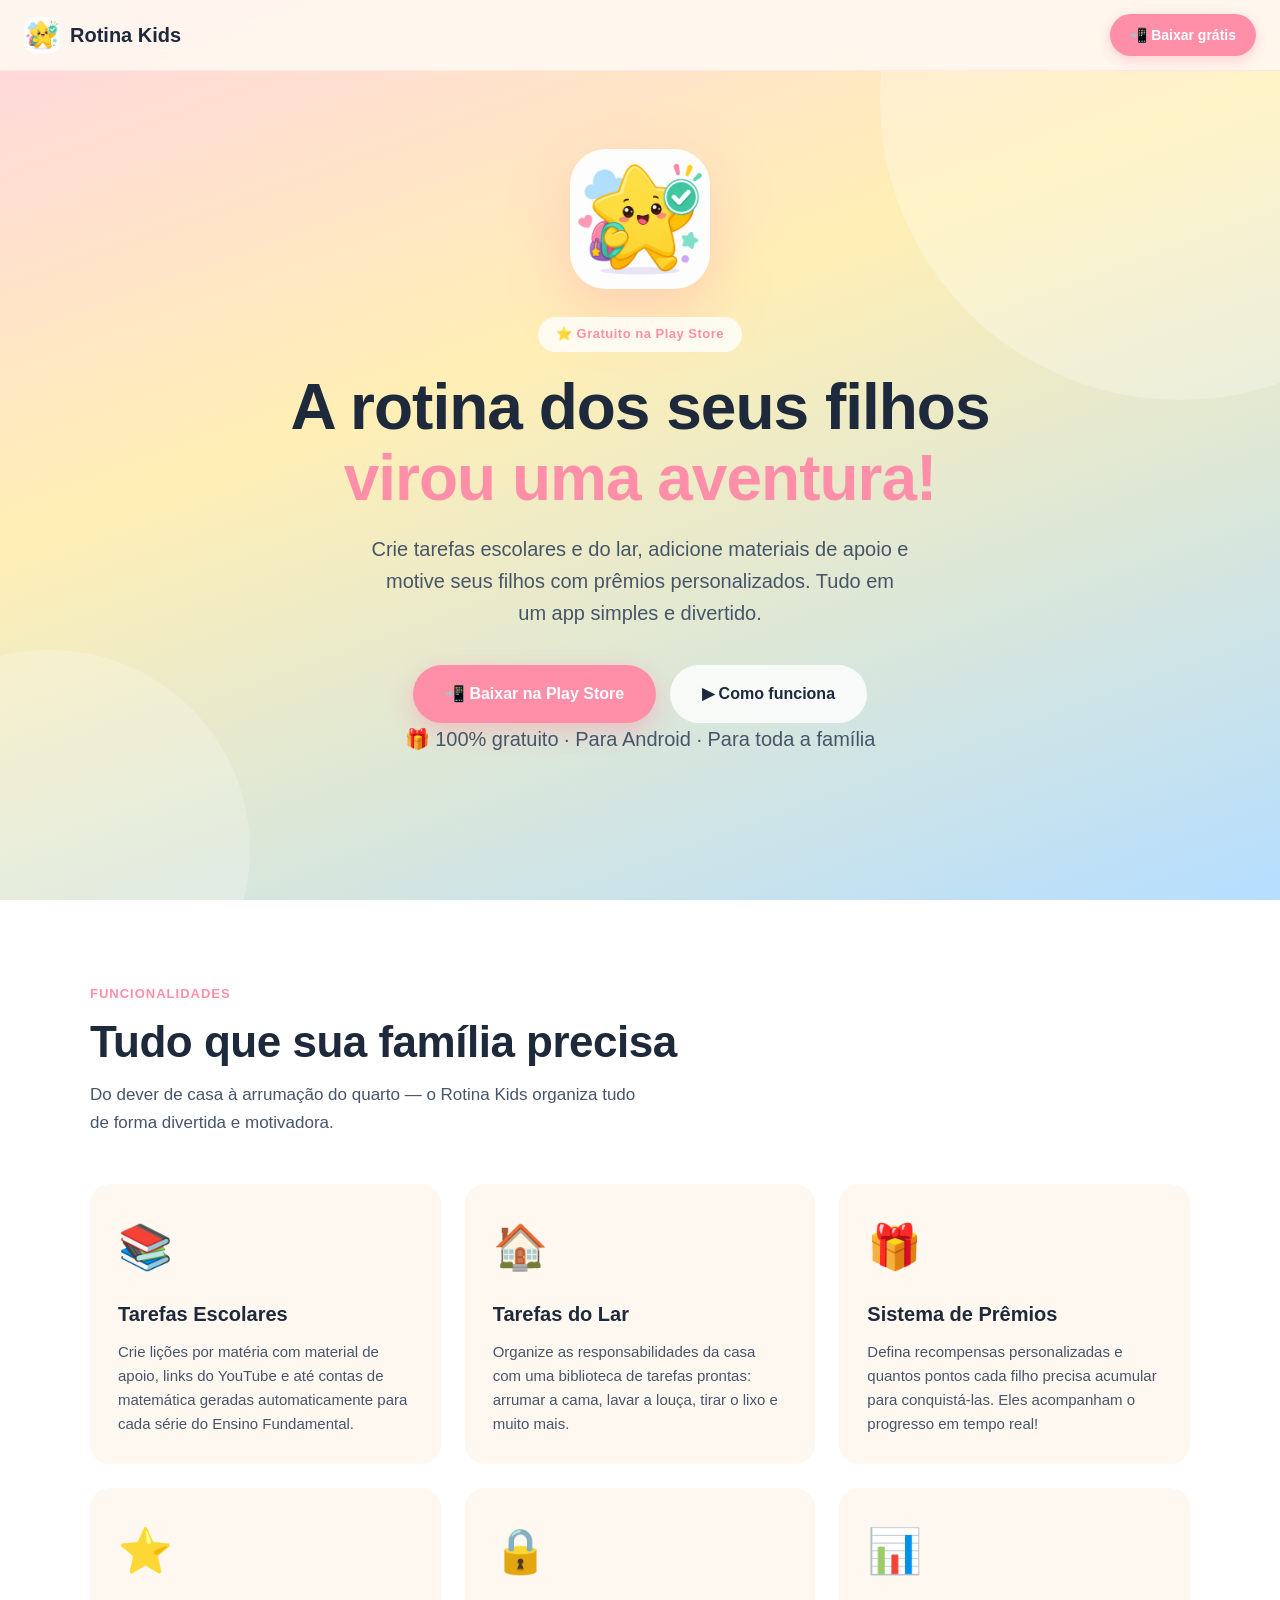
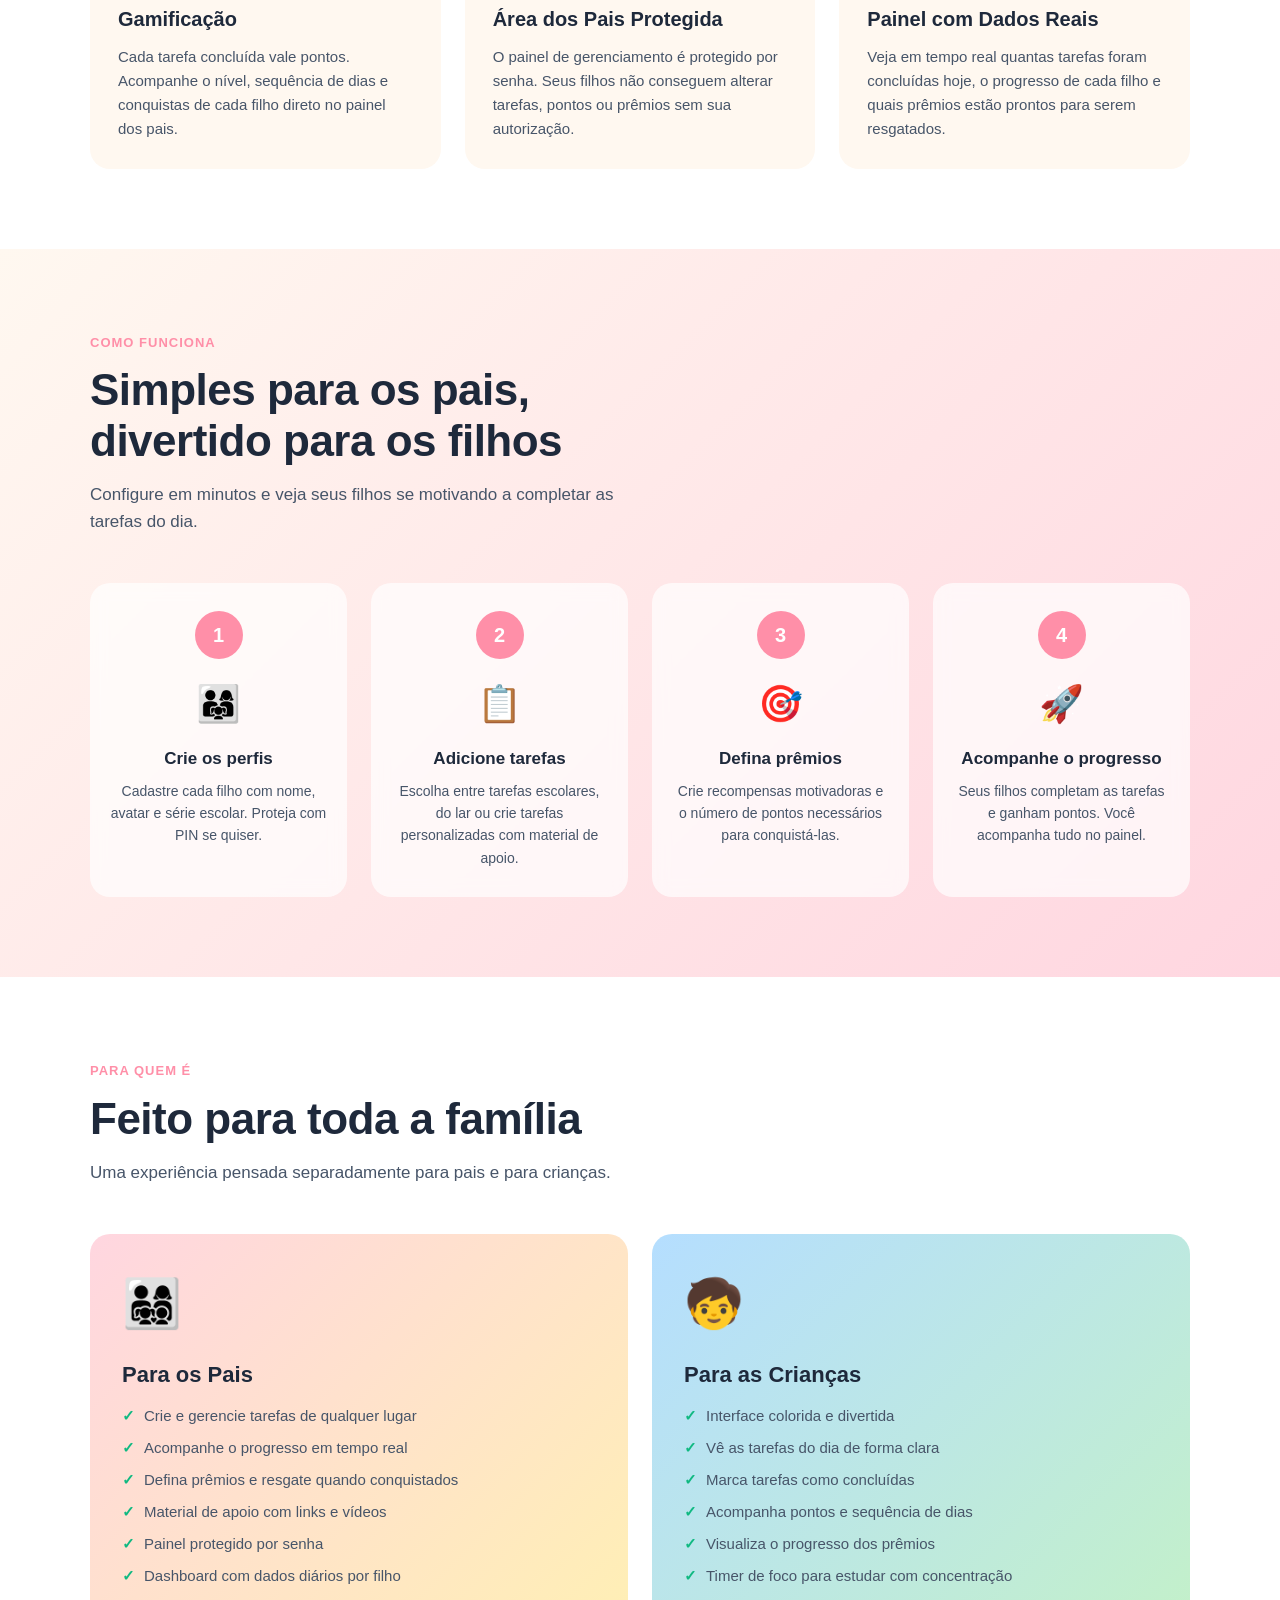
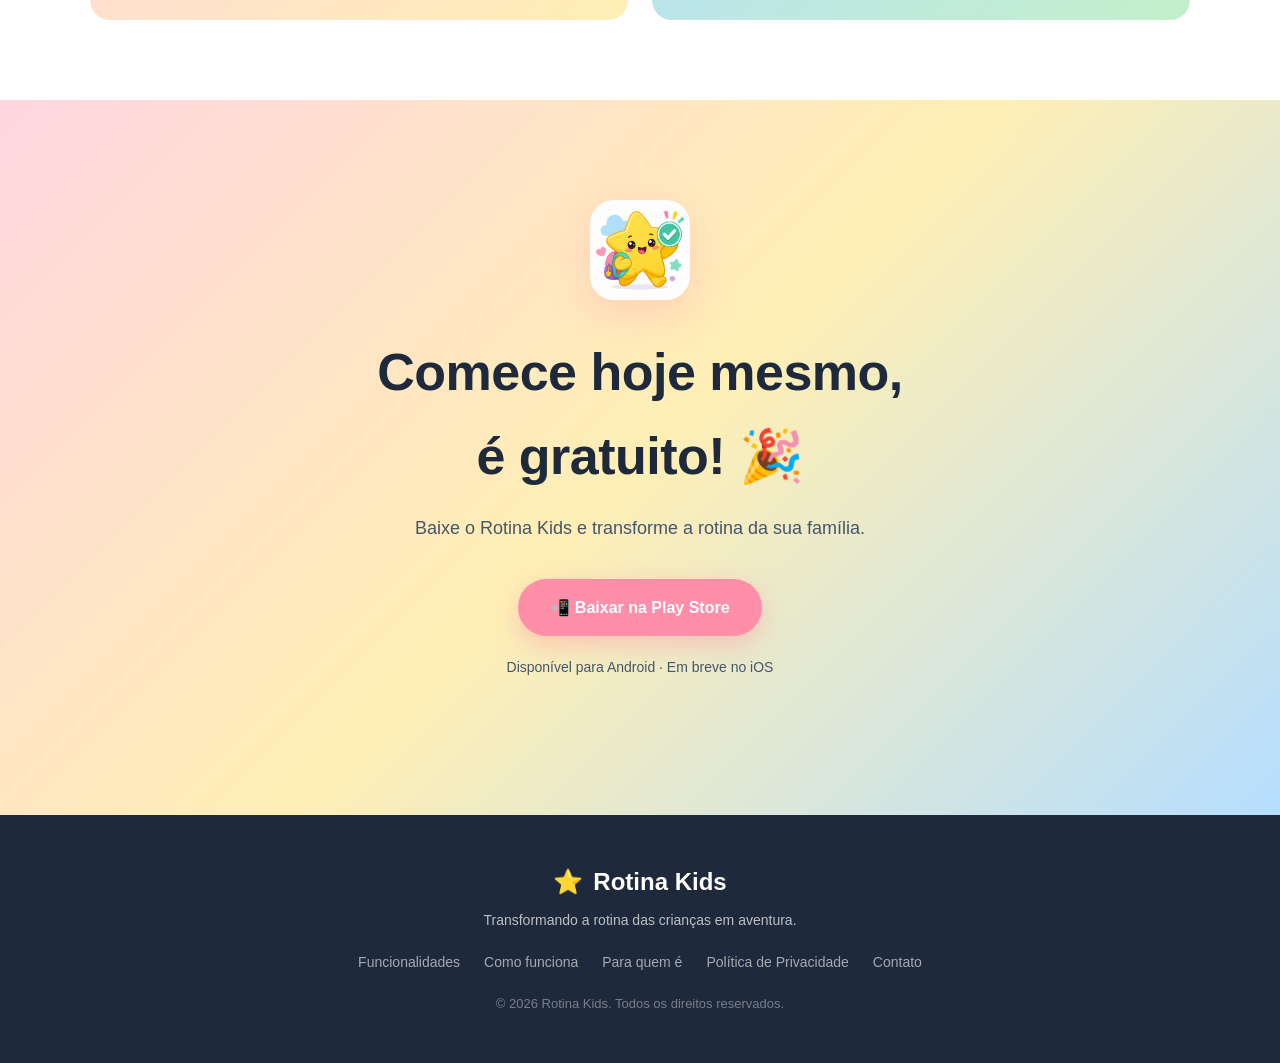
<file: index.html>
<!DOCTYPE html>
<html lang="pt-BR">
<head>
  <meta charset="UTF-8" />
  <meta name="viewport" content="width=device-width, initial-scale=1.0" />
  <meta name="description" content="Rotina Kids — O app que transforma a rotina das crianças em uma aventura! Tarefas escolares, lições do lar e prêmios para motivar seus filhos." />
  <meta property="og:title" content="Rotina Kids — Rotina divertida para crianças" />
  <meta property="og:description" content="Organize a rotina dos seus filhos de forma gamificada. Tarefas, prêmios e muito aprendizado!" />
  <meta property="og:image" content="./icon.png" />
  <title>Rotina Kids — Rotina divertida para crianças</title>
  <link rel="stylesheet" href="style.css" />
  <link rel="icon" href="./icon.png" />
</head>
<body>

<!-- NAVBAR -->
<nav>
  <a href="#" class="nav-logo">
    <img src="./icon.png" alt="Rotina Kids" />
    <span>Rotina Kids</span>
  </a>
  <a href="#download" class="nav-cta">📲 Baixar grátis</a>
</nav>

<!-- HERO -->
<section class="hero">
  <div class="hero-inner">
    <img src="./icon.png" alt="Rotina Kids" class="hero-icon" />
    <div class="hero-badge">⭐ Gratuito na Play Store</div>
    <h1>A rotina dos seus filhos<br/><span>virou uma aventura!</span></h1>
    <p>
      Crie tarefas escolares e do lar, adicione materiais de apoio e motive seus filhos
      com prêmios personalizados. Tudo em um app simples e divertido.
    </p>
    <div class="hero-btns">
      <a href="#download" class="btn-primary">
        📲 Baixar na Play Store
      </a>
      <a href="#como-funciona" class="btn-secondary">
        ▶ Como funciona
      </a>
    </div>
    <p class="hero-note">🎁 100% gratuito · Para Android · Para toda a família</p>
  </div>
</section>

<!-- FEATURES -->
<section class="features" id="funcionalidades">
  <div class="container">
    <span class="section-tag">Funcionalidades</span>
    <h2 class="section-title">Tudo que sua família precisa</h2>
    <p class="section-desc">
      Do dever de casa à arrumação do quarto — o Rotina Kids organiza tudo de forma divertida e motivadora.
    </p>
    <div class="features-grid">

      <div class="feature-card">
        <span class="feature-icon">📚</span>
        <h3>Tarefas Escolares</h3>
        <p>
          Crie lições por matéria com material de apoio, links do YouTube e até contas de
          matemática geradas automaticamente para cada série do Ensino Fundamental.
        </p>
      </div>

      <div class="feature-card">
        <span class="feature-icon">🏠</span>
        <h3>Tarefas do Lar</h3>
        <p>
          Organize as responsabilidades da casa com uma biblioteca de tarefas prontas:
          arrumar a cama, lavar a louça, tirar o lixo e muito mais.
        </p>
      </div>

      <div class="feature-card">
        <span class="feature-icon">🎁</span>
        <h3>Sistema de Prêmios</h3>
        <p>
          Defina recompensas personalizadas e quantos pontos cada filho precisa acumular
          para conquistá-las. Eles acompanham o progresso em tempo real!
        </p>
      </div>

      <div class="feature-card">
        <span class="feature-icon">⭐</span>
        <h3>Gamificação</h3>
        <p>
          Cada tarefa concluída vale pontos. Acompanhe o nível, sequência de dias e
          conquistas de cada filho direto no painel dos pais.
        </p>
      </div>

      <div class="feature-card">
        <span class="feature-icon">🔒</span>
        <h3>Área dos Pais Protegida</h3>
        <p>
          O painel de gerenciamento é protegido por senha. Seus filhos não conseguem
          alterar tarefas, pontos ou prêmios sem sua autorização.
        </p>
      </div>

      <div class="feature-card">
        <span class="feature-icon">📊</span>
        <h3>Painel com Dados Reais</h3>
        <p>
          Veja em tempo real quantas tarefas foram concluídas hoje, o progresso de cada
          filho e quais prêmios estão prontos para serem resgatados.
        </p>
      </div>

    </div>
  </div>
</section>

<!-- HOW IT WORKS -->
<section class="how" id="como-funciona">
  <div class="container">
    <span class="section-tag">Como funciona</span>
    <h2 class="section-title">Simples para os pais,<br/>divertido para os filhos</h2>
    <p class="section-desc">
      Configure em minutos e veja seus filhos se motivando a completar as tarefas do dia.
    </p>
    <div class="steps">

      <div class="step">
        <div class="step-num">1</div>
        <span class="step-icon">👨‍👩‍👧</span>
        <h3>Crie os perfis</h3>
        <p>Cadastre cada filho com nome, avatar e série escolar. Proteja com PIN se quiser.</p>
      </div>

      <div class="step">
        <div class="step-num">2</div>
        <span class="step-icon">📋</span>
        <h3>Adicione tarefas</h3>
        <p>Escolha entre tarefas escolares, do lar ou crie tarefas personalizadas com material de apoio.</p>
      </div>

      <div class="step">
        <div class="step-num">3</div>
        <span class="step-icon">🎯</span>
        <h3>Defina prêmios</h3>
        <p>Crie recompensas motivadoras e o número de pontos necessários para conquistá-las.</p>
      </div>

      <div class="step">
        <div class="step-num">4</div>
        <span class="step-icon">🚀</span>
        <h3>Acompanhe o progresso</h3>
        <p>Seus filhos completam as tarefas e ganham pontos. Você acompanha tudo no painel.</p>
      </div>

    </div>
  </div>
</section>

<!-- FOR WHO -->
<section class="for-who" id="para-quem">
  <div class="container">
    <span class="section-tag">Para quem é</span>
    <h2 class="section-title">Feito para toda a família</h2>
    <p class="section-desc">
      Uma experiência pensada separadamente para pais e para crianças.
    </p>
    <div class="for-who-grid">

      <div class="for-who-card parents">
        <span style="font-size:48px">👨‍👩‍👧‍👦</span>
        <h3>Para os Pais</h3>
        <ul>
          <li>Crie e gerencie tarefas de qualquer lugar</li>
          <li>Acompanhe o progresso em tempo real</li>
          <li>Defina prêmios e resgate quando conquistados</li>
          <li>Material de apoio com links e vídeos</li>
          <li>Painel protegido por senha</li>
          <li>Dashboard com dados diários por filho</li>
        </ul>
      </div>

      <div class="for-who-card kids">
        <span style="font-size:48px">🧒</span>
        <h3>Para as Crianças</h3>
        <ul>
          <li>Interface colorida e divertida</li>
          <li>Vê as tarefas do dia de forma clara</li>
          <li>Marca tarefas como concluídas</li>
          <li>Acompanha pontos e sequência de dias</li>
          <li>Visualiza o progresso dos prêmios</li>
          <li>Timer de foco para estudar com concentração</li>
        </ul>
      </div>

    </div>
  </div>
</section>

<!-- CTA DOWNLOAD -->
<section class="cta-section" id="download">
  <div class="container">
    <img src="./icon.png" alt="Rotina Kids" style="width:100px;height:100px;border-radius:24px;margin-bottom:24px;box-shadow:0 12px 40px rgba(255,143,168,0.3)" />
    <h2>Comece hoje mesmo,<br/>é gratuito! 🎉</h2>
    <p>Baixe o Rotina Kids e transforme a rotina da sua família.</p>
    <a href="#" class="btn-primary" style="display:inline-flex">
      📲 Baixar na Play Store
    </a>
    <p style="margin-top:20px;font-size:14px;color:#475569">
      Disponível para Android · Em breve no iOS
    </p>
  </div>
</section>

<!-- FOOTER -->
<footer>
  <div class="footer-logo">
    <span>⭐</span> Rotina Kids
  </div>
  <p style="font-size:14px;margin-top:4px">Transformando a rotina das crianças em aventura.</p>
  <div class="footer-links">
    <a href="#funcionalidades">Funcionalidades</a>
    <a href="#como-funciona">Como funciona</a>
    <a href="#para-quem">Para quem é</a>
    <a href="privacy-policy.html">Política de Privacidade</a>
    <a href="mailto:contato@approtinakids.com.br">Contato</a>
  </div>
  <p class="footer-copy">© 2026 Rotina Kids. Todos os direitos reservados.</p>
</footer>

</body>
</html>
</file>
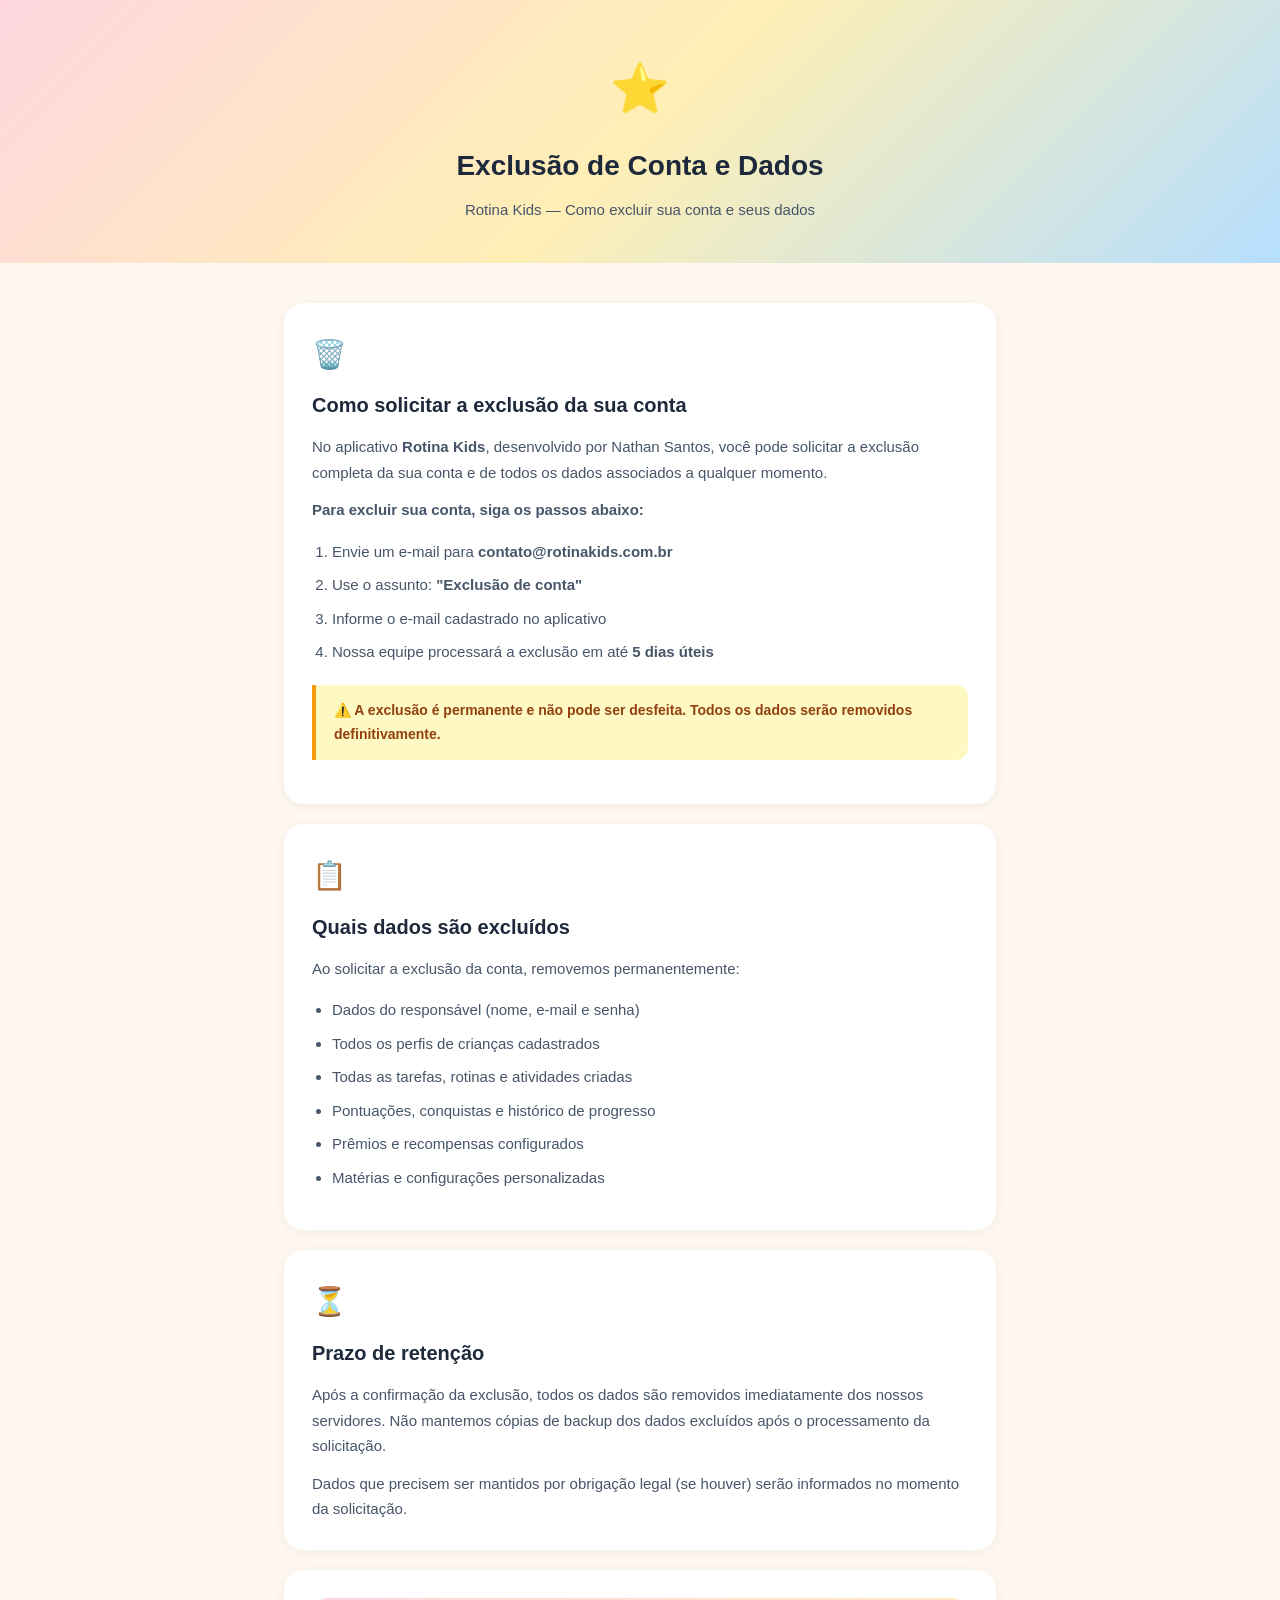
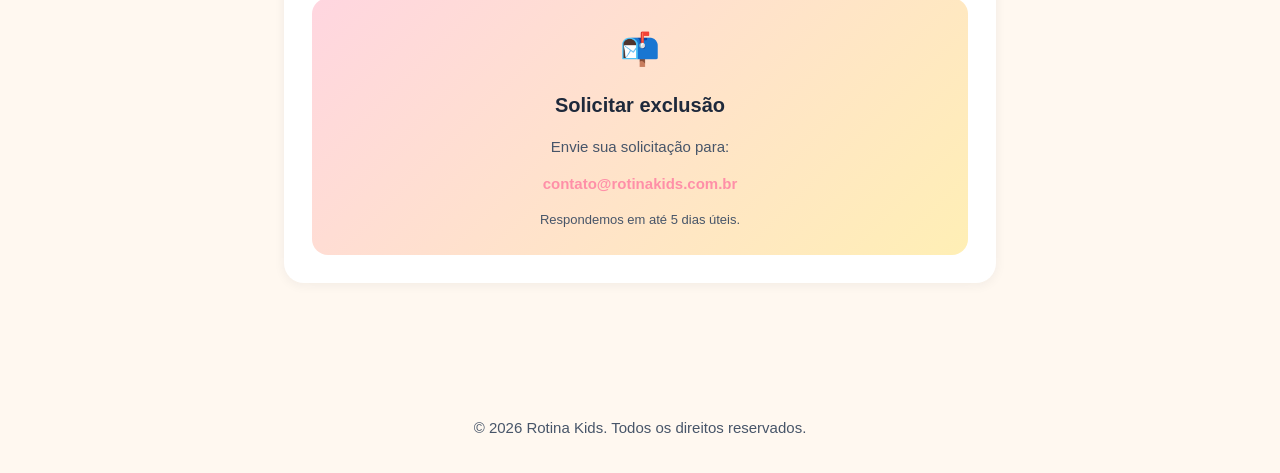
<file: exclusao-conta.html>
<!DOCTYPE html>
<html lang="pt-BR">
<head>
  <meta charset="UTF-8" />
  <meta name="viewport" content="width=device-width, initial-scale=1.0" />
  <title>Exclusão de Conta — Rotina Kids</title>
  <style>
    * { margin: 0; padding: 0; box-sizing: border-box; }
    body {
      font-family: -apple-system, BlinkMacSystemFont, 'Segoe UI', Roboto, sans-serif;
      background: #FFF8F0; color: #1E293B; line-height: 1.7;
    }
    header {
      background: linear-gradient(135deg, #FFD6E0, #FFEFB5, #B5DEFF);
      padding: 48px 24px 40px; text-align: center;
    }
    header .logo { font-size: 48px; margin-bottom: 12px; }
    header h1 { font-size: 28px; font-weight: 900; color: #1E293B; }
    header p { font-size: 15px; color: #475569; margin-top: 8px; }
    main { max-width: 760px; margin: 0 auto; padding: 40px 24px 80px; }
    section {
      background: #fff; border-radius: 20px; padding: 28px;
      margin-bottom: 20px; box-shadow: 0 2px 12px rgba(30,41,59,0.06);
    }
    .section-icon { font-size: 28px; margin-bottom: 10px; display: block; }
    h2 { font-size: 20px; font-weight: 800; color: #1E293B; margin-bottom: 12px; }
    p { font-size: 15px; color: #475569; margin-bottom: 12px; }
    p:last-child { margin-bottom: 0; }
    ol, ul { margin: 8px 0 8px 20px; }
    ol li, ul li { font-size: 15px; color: #475569; padding: 4px 0; }
    .highlight {
      background: #FEF9C3; border-left: 4px solid #F59E0B;
      padding: 14px 18px; border-radius: 0 12px 12px 0; margin: 16px 0;
      font-size: 14px; color: #92400E; font-weight: 600;
    }
    .contact-box {
      background: linear-gradient(135deg, #FFD6E0, #FFEFB5);
      border-radius: 16px; padding: 24px; text-align: center;
    }
    .contact-box a { color: #FF8FA8; font-weight: 700; text-decoration: none; }
    footer { text-align: center; padding: 32px 24px; font-size: 13px; color: #94A3B8; }
  </style>
</head>
<body>

<header>
  <div class="logo">⭐</div>
  <h1>Exclusão de Conta e Dados</h1>
  <p>Rotina Kids — Como excluir sua conta e seus dados</p>
</header>

<main>
  <section>
    <span class="section-icon">🗑️</span>
    <h2>Como solicitar a exclusão da sua conta</h2>
    <p>
      No aplicativo <strong>Rotina Kids</strong>, desenvolvido por Nathan Santos, você pode
      solicitar a exclusão completa da sua conta e de todos os dados associados a qualquer momento.
    </p>
    <p><strong>Para excluir sua conta, siga os passos abaixo:</strong></p>
    <ol>
      <li>Envie um e-mail para <strong>contato@rotinakids.com.br</strong></li>
      <li>Use o assunto: <strong>"Exclusão de conta"</strong></li>
      <li>Informe o e-mail cadastrado no aplicativo</li>
      <li>Nossa equipe processará a exclusão em até <strong>5 dias úteis</strong></li>
    </ol>
    <div class="highlight">
      ⚠️ A exclusão é permanente e não pode ser desfeita. Todos os dados serão removidos definitivamente.
    </div>
  </section>

  <section>
    <span class="section-icon">📋</span>
    <h2>Quais dados são excluídos</h2>
    <p>Ao solicitar a exclusão da conta, removemos permanentemente:</p>
    <ul>
      <li>Dados do responsável (nome, e-mail e senha)</li>
      <li>Todos os perfis de crianças cadastrados</li>
      <li>Todas as tarefas, rotinas e atividades criadas</li>
      <li>Pontuações, conquistas e histórico de progresso</li>
      <li>Prêmios e recompensas configurados</li>
      <li>Matérias e configurações personalizadas</li>
    </ul>
  </section>

  <section>
    <span class="section-icon">⏳</span>
    <h2>Prazo de retenção</h2>
    <p>
      Após a confirmação da exclusão, todos os dados são removidos imediatamente dos nossos
      servidores. Não mantemos cópias de backup dos dados excluídos após o processamento da solicitação.
    </p>
    <p>
      Dados que precisem ser mantidos por obrigação legal (se houver) serão informados no momento
      da solicitação.
    </p>
  </section>

  <section>
    <div class="contact-box">
      <span style="font-size:32px">📬</span>
      <h2 style="margin-top:12px">Solicitar exclusão</h2>
      <p style="margin-top:8px">Envie sua solicitação para:</p>
      <p style="margin-top:8px">
        <a href="mailto:contato@rotinakids.com.br?subject=Exclusão%20de%20conta">contato@rotinakids.com.br</a>
      </p>
      <p style="margin-top:4px; font-size:13px; color:#475569">Respondemos em até 5 dias úteis.</p>
    </div>
  </section>
</main>

<footer>
  <p>© 2026 Rotina Kids. Todos os direitos reservados.</p>
</footer>

</body>
</html>
</file>
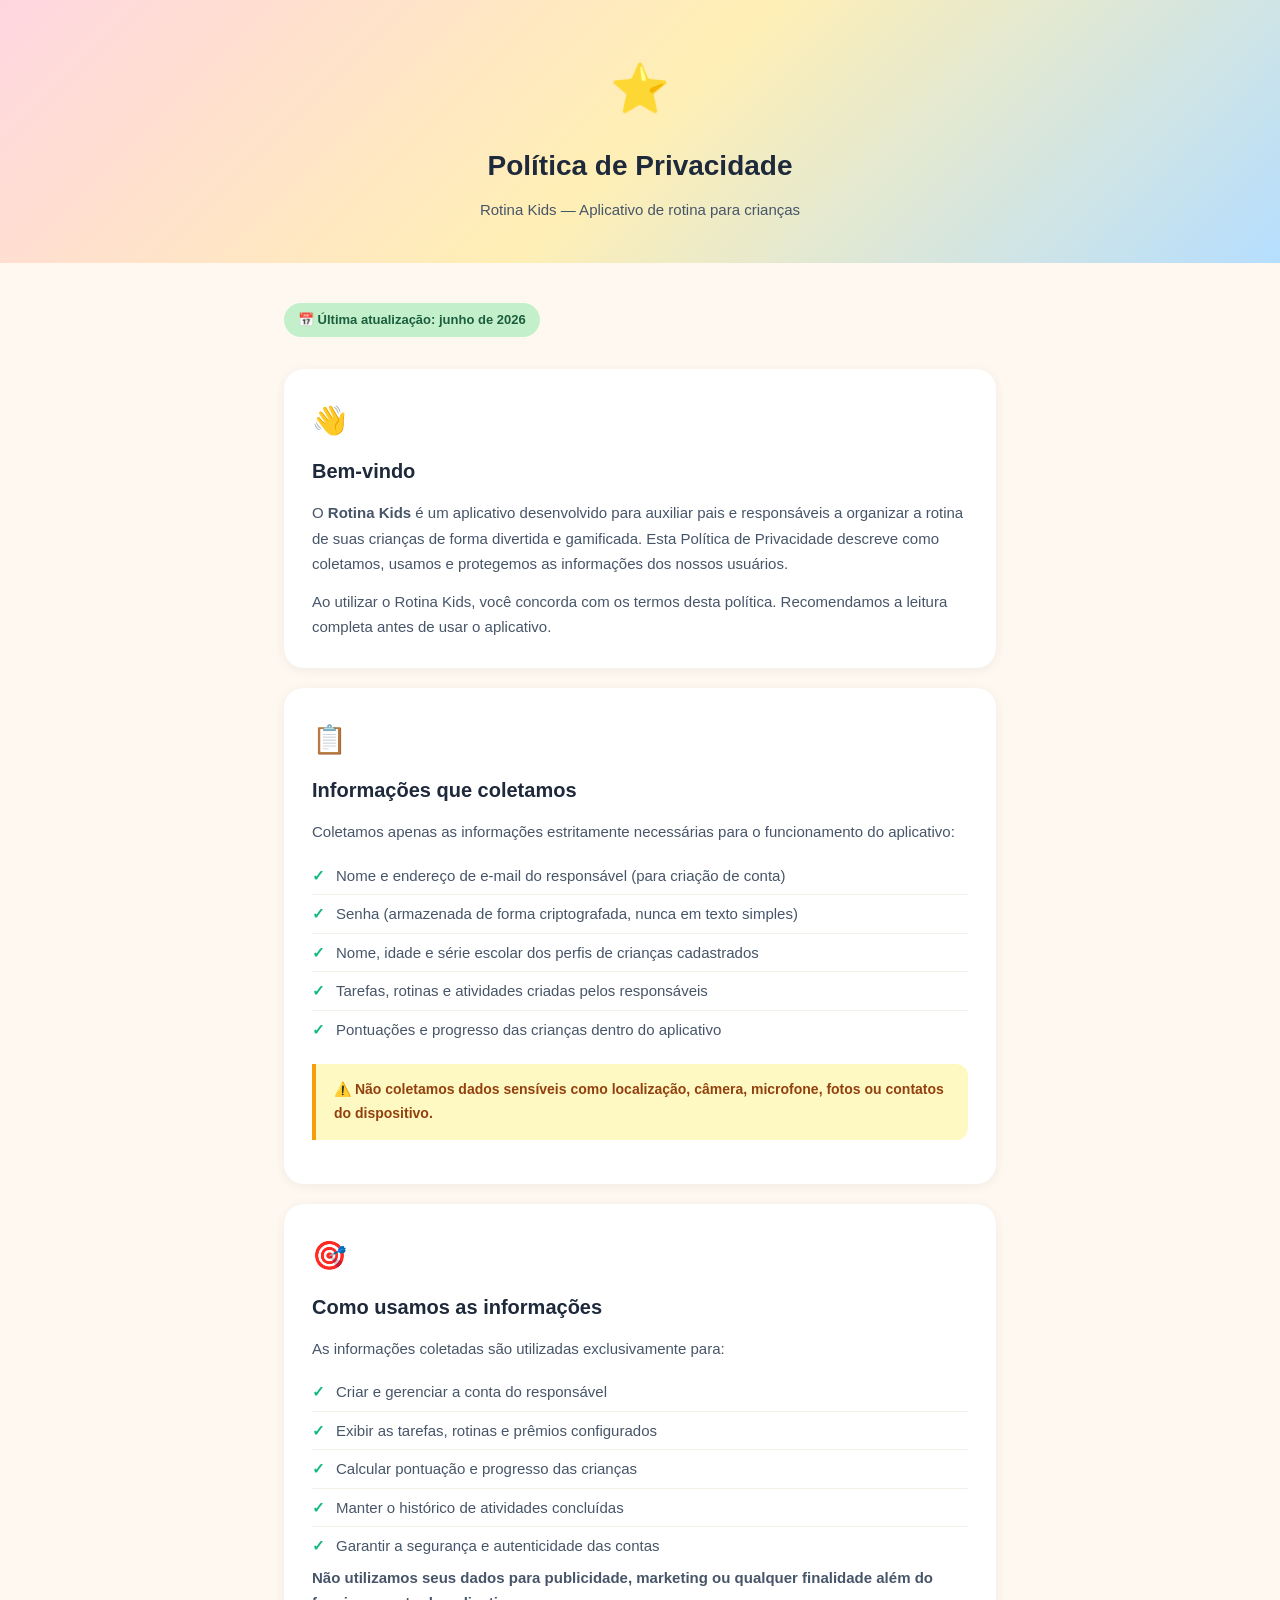
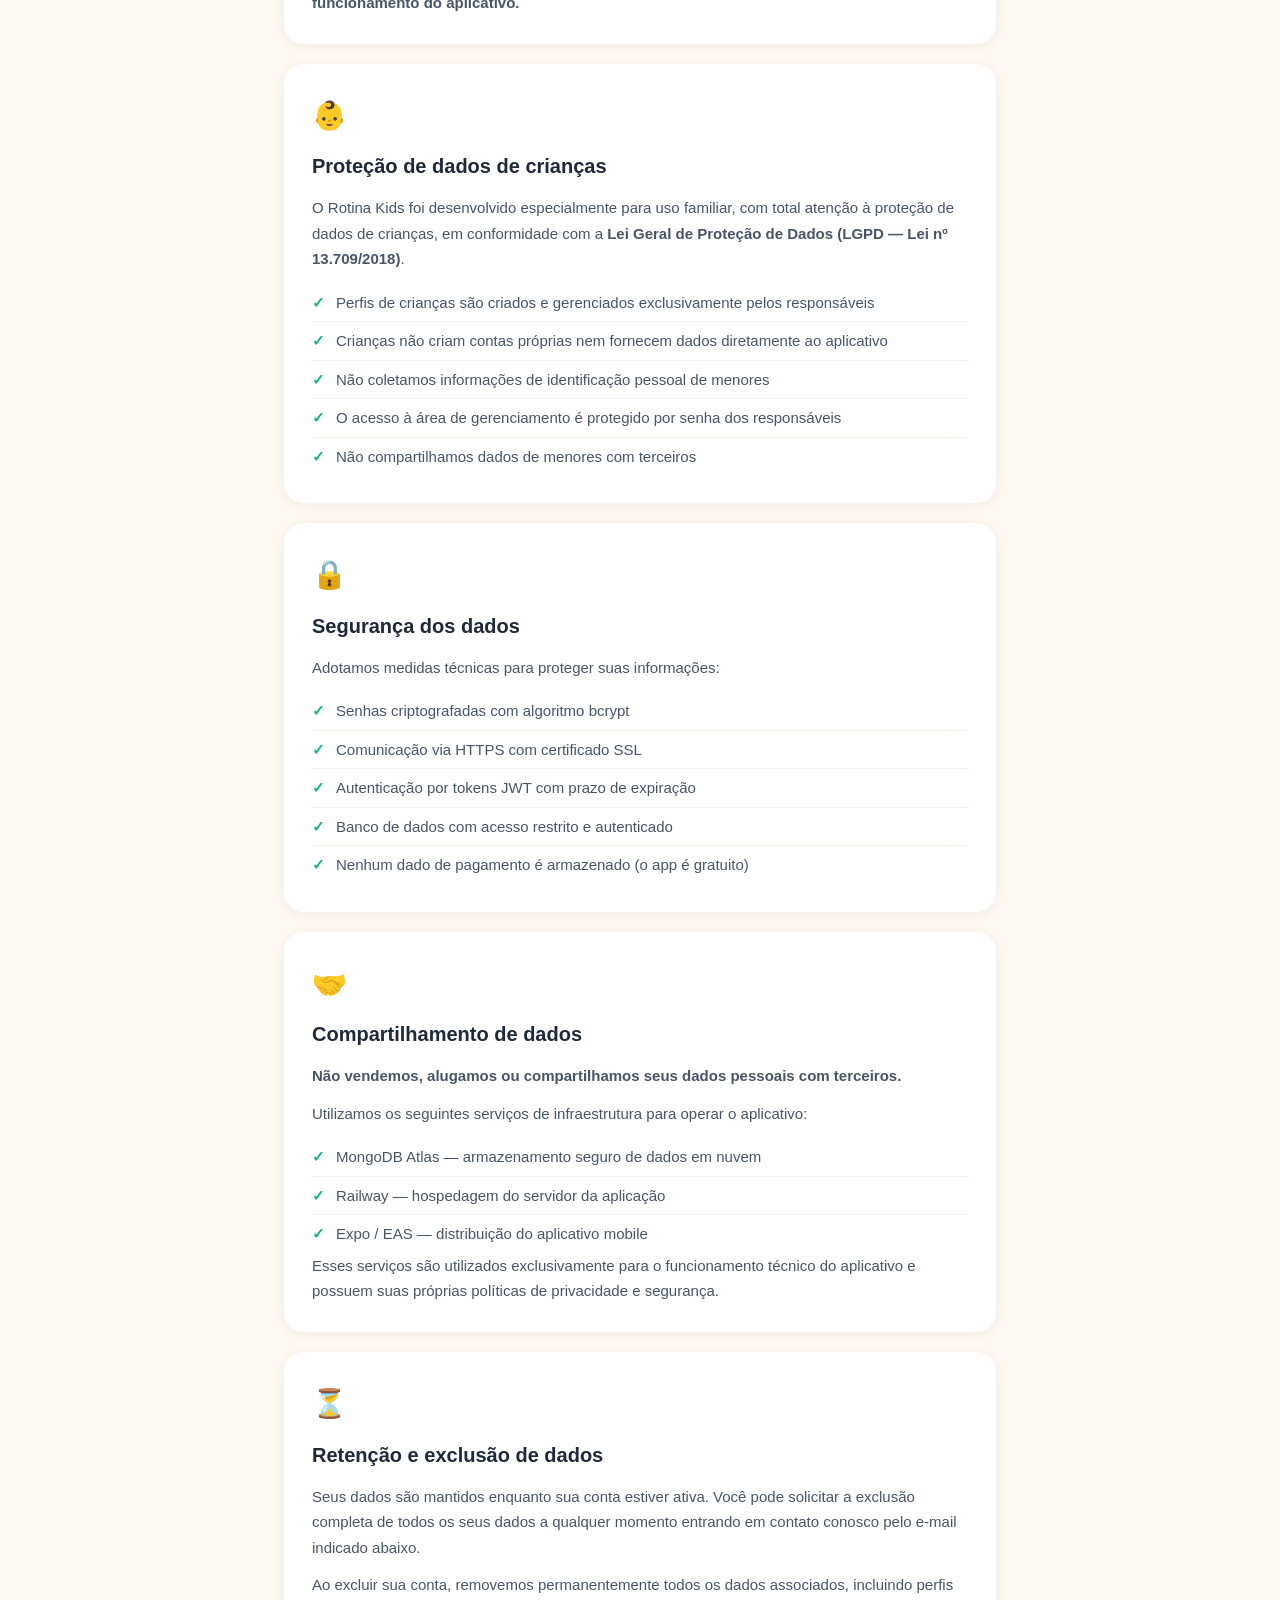
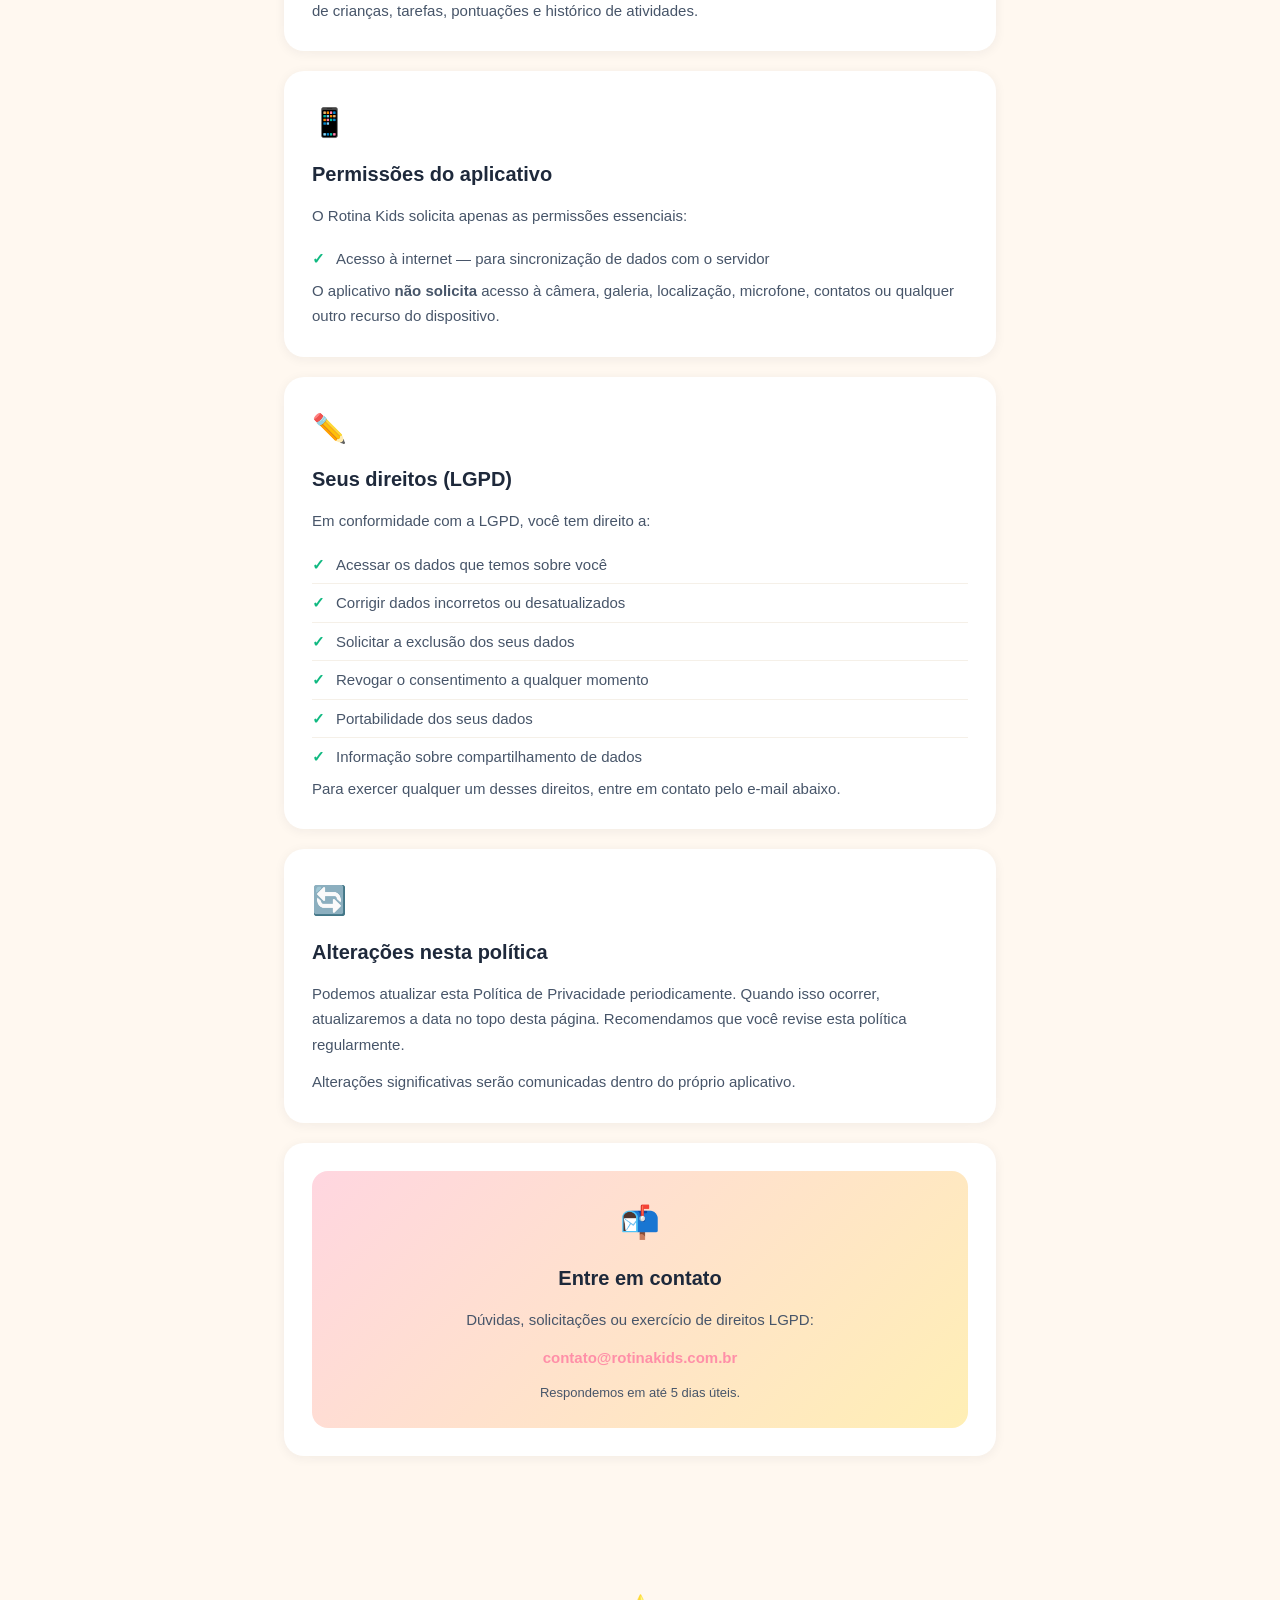
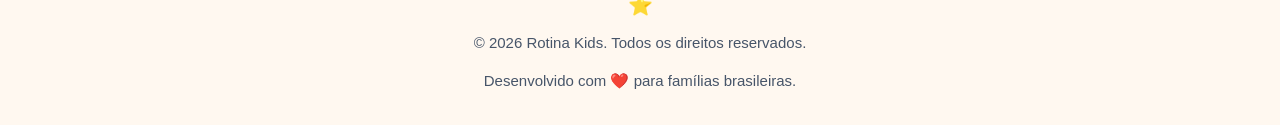
<file: privacy-policy.html>
<!DOCTYPE html>
<html lang="pt-BR">
<head>
  <meta charset="UTF-8" />
  <meta name="viewport" content="width=device-width, initial-scale=1.0" />
  <title>Política de Privacidade — Rotina Kids</title>
  <style>
    * { margin: 0; padding: 0; box-sizing: border-box; }

    body {
      font-family: -apple-system, BlinkMacSystemFont, 'Segoe UI', Roboto, sans-serif;
      background: #FFF8F0;
      color: #1E293B;
      line-height: 1.7;
    }

    header {
      background: linear-gradient(135deg, #FFD6E0, #FFEFB5, #B5DEFF);
      padding: 48px 24px 40px;
      text-align: center;
    }

    header .logo {
      font-size: 48px;
      margin-bottom: 12px;
    }

    header h1 {
      font-size: 28px;
      font-weight: 900;
      color: #1E293B;
    }

    header p {
      font-size: 15px;
      color: #475569;
      margin-top: 8px;
    }

    main {
      max-width: 760px;
      margin: 0 auto;
      padding: 40px 24px 80px;
    }

    .update-badge {
      display: inline-block;
      background: #C3F0CA;
      color: #1B5E3F;
      font-size: 13px;
      font-weight: 700;
      padding: 6px 14px;
      border-radius: 999px;
      margin-bottom: 32px;
    }

    section {
      background: #fff;
      border-radius: 20px;
      padding: 28px;
      margin-bottom: 20px;
      box-shadow: 0 2px 12px rgba(30,41,59,0.06);
    }

    .section-icon {
      font-size: 28px;
      margin-bottom: 10px;
      display: block;
    }

    h2 {
      font-size: 20px;
      font-weight: 800;
      color: #1E293B;
      margin-bottom: 12px;
    }

    p {
      font-size: 15px;
      color: #475569;
      margin-bottom: 12px;
    }

    p:last-child { margin-bottom: 0; }

    ul {
      list-style: none;
      padding: 0;
      margin-top: 8px;
    }

    ul li {
      font-size: 15px;
      color: #475569;
      padding: 6px 0 6px 24px;
      position: relative;
      border-bottom: 1px solid #F5F0E8;
    }

    ul li:last-child { border-bottom: none; }

    ul li::before {
      content: "✓";
      position: absolute;
      left: 0;
      color: #10B981;
      font-weight: 800;
    }

    .highlight {
      background: #FEF9C3;
      border-left: 4px solid #F59E0B;
      padding: 14px 18px;
      border-radius: 0 12px 12px 0;
      margin: 16px 0;
      font-size: 14px;
      color: #92400E;
      font-weight: 600;
    }

    .contact-box {
      background: linear-gradient(135deg, #FFD6E0, #FFEFB5);
      border-radius: 16px;
      padding: 24px;
      text-align: center;
    }

    .contact-box a {
      color: #FF8FA8;
      font-weight: 700;
      text-decoration: none;
    }

    footer {
      text-align: center;
      padding: 32px 24px;
      font-size: 13px;
      color: #94A3B8;
    }

    footer span { font-size: 20px; }
  </style>
</head>
<body>

<header>
  <div class="logo">⭐</div>
  <h1>Política de Privacidade</h1>
  <p>Rotina Kids — Aplicativo de rotina para crianças</p>
</header>

<main>
  <span class="update-badge">📅 Última atualização: junho de 2026</span>

  <section>
    <span class="section-icon">👋</span>
    <h2>Bem-vindo</h2>
    <p>
      O <strong>Rotina Kids</strong> é um aplicativo desenvolvido para auxiliar pais e responsáveis a
      organizar a rotina de suas crianças de forma divertida e gamificada. Esta Política de Privacidade
      descreve como coletamos, usamos e protegemos as informações dos nossos usuários.
    </p>
    <p>
      Ao utilizar o Rotina Kids, você concorda com os termos desta política. Recomendamos a leitura
      completa antes de usar o aplicativo.
    </p>
  </section>

  <section>
    <span class="section-icon">📋</span>
    <h2>Informações que coletamos</h2>
    <p>Coletamos apenas as informações estritamente necessárias para o funcionamento do aplicativo:</p>
    <ul>
      <li>Nome e endereço de e-mail do responsável (para criação de conta)</li>
      <li>Senha (armazenada de forma criptografada, nunca em texto simples)</li>
      <li>Nome, idade e série escolar dos perfis de crianças cadastrados</li>
      <li>Tarefas, rotinas e atividades criadas pelos responsáveis</li>
      <li>Pontuações e progresso das crianças dentro do aplicativo</li>
    </ul>
    <div class="highlight">
      ⚠️ Não coletamos dados sensíveis como localização, câmera, microfone, fotos ou contatos do dispositivo.
    </div>
  </section>

  <section>
    <span class="section-icon">🎯</span>
    <h2>Como usamos as informações</h2>
    <p>As informações coletadas são utilizadas exclusivamente para:</p>
    <ul>
      <li>Criar e gerenciar a conta do responsável</li>
      <li>Exibir as tarefas, rotinas e prêmios configurados</li>
      <li>Calcular pontuação e progresso das crianças</li>
      <li>Manter o histórico de atividades concluídas</li>
      <li>Garantir a segurança e autenticidade das contas</li>
    </ul>
    <p>
      <strong>Não utilizamos seus dados para publicidade, marketing ou qualquer finalidade além
      do funcionamento do aplicativo.</strong>
    </p>
  </section>

  <section>
    <span class="section-icon">👶</span>
    <h2>Proteção de dados de crianças</h2>
    <p>
      O Rotina Kids foi desenvolvido especialmente para uso familiar, com total atenção à proteção
      de dados de crianças, em conformidade com a
      <strong>Lei Geral de Proteção de Dados (LGPD — Lei nº 13.709/2018)</strong>.
    </p>
    <ul>
      <li>Perfis de crianças são criados e gerenciados exclusivamente pelos responsáveis</li>
      <li>Crianças não criam contas próprias nem fornecem dados diretamente ao aplicativo</li>
      <li>Não coletamos informações de identificação pessoal de menores</li>
      <li>O acesso à área de gerenciamento é protegido por senha dos responsáveis</li>
      <li>Não compartilhamos dados de menores com terceiros</li>
    </ul>
  </section>

  <section>
    <span class="section-icon">🔒</span>
    <h2>Segurança dos dados</h2>
    <p>Adotamos medidas técnicas para proteger suas informações:</p>
    <ul>
      <li>Senhas criptografadas com algoritmo bcrypt</li>
      <li>Comunicação via HTTPS com certificado SSL</li>
      <li>Autenticação por tokens JWT com prazo de expiração</li>
      <li>Banco de dados com acesso restrito e autenticado</li>
      <li>Nenhum dado de pagamento é armazenado (o app é gratuito)</li>
    </ul>
  </section>

  <section>
    <span class="section-icon">🤝</span>
    <h2>Compartilhamento de dados</h2>
    <p>
      <strong>Não vendemos, alugamos ou compartilhamos seus dados pessoais com terceiros.</strong>
    </p>
    <p>Utilizamos os seguintes serviços de infraestrutura para operar o aplicativo:</p>
    <ul>
      <li>MongoDB Atlas — armazenamento seguro de dados em nuvem</li>
      <li>Railway — hospedagem do servidor da aplicação</li>
      <li>Expo / EAS — distribuição do aplicativo mobile</li>
    </ul>
    <p>
      Esses serviços são utilizados exclusivamente para o funcionamento técnico do aplicativo
      e possuem suas próprias políticas de privacidade e segurança.
    </p>
  </section>

  <section>
    <span class="section-icon">⏳</span>
    <h2>Retenção e exclusão de dados</h2>
    <p>
      Seus dados são mantidos enquanto sua conta estiver ativa. Você pode solicitar a exclusão
      completa de todos os seus dados a qualquer momento entrando em contato conosco pelo e-mail
      indicado abaixo.
    </p>
    <p>
      Ao excluir sua conta, removemos permanentemente todos os dados associados, incluindo
      perfis de crianças, tarefas, pontuações e histórico de atividades.
    </p>
  </section>

  <section>
    <span class="section-icon">📱</span>
    <h2>Permissões do aplicativo</h2>
    <p>O Rotina Kids solicita apenas as permissões essenciais:</p>
    <ul>
      <li>Acesso à internet — para sincronização de dados com o servidor</li>
    </ul>
    <p>
      O aplicativo <strong>não solicita</strong> acesso à câmera, galeria, localização,
      microfone, contatos ou qualquer outro recurso do dispositivo.
    </p>
  </section>

  <section>
    <span class="section-icon">✏️</span>
    <h2>Seus direitos (LGPD)</h2>
    <p>Em conformidade com a LGPD, você tem direito a:</p>
    <ul>
      <li>Acessar os dados que temos sobre você</li>
      <li>Corrigir dados incorretos ou desatualizados</li>
      <li>Solicitar a exclusão dos seus dados</li>
      <li>Revogar o consentimento a qualquer momento</li>
      <li>Portabilidade dos seus dados</li>
      <li>Informação sobre compartilhamento de dados</li>
    </ul>
    <p>Para exercer qualquer um desses direitos, entre em contato pelo e-mail abaixo.</p>
  </section>

  <section>
    <span class="section-icon">🔄</span>
    <h2>Alterações nesta política</h2>
    <p>
      Podemos atualizar esta Política de Privacidade periodicamente. Quando isso ocorrer,
      atualizaremos a data no topo desta página. Recomendamos que você revise esta política
      regularmente.
    </p>
    <p>
      Alterações significativas serão comunicadas dentro do próprio aplicativo.
    </p>
  </section>

  <section>
    <div class="contact-box">
      <span style="font-size:32px">📬</span>
      <h2 style="margin-top:12px">Entre em contato</h2>
      <p style="margin-top:8px">
        Dúvidas, solicitações ou exercício de direitos LGPD:
      </p>
      <p style="margin-top:8px">
        <a href="mailto:contato@rotinakids.com.br">contato@rotinakids.com.br</a>
      </p>
      <p style="margin-top:4px; font-size:13px; color:#475569">
        Respondemos em até 5 dias úteis.
      </p>
    </div>
  </section>

</main>

<footer>
  <span>⭐</span>
  <p style="margin-top:8px">© 2026 Rotina Kids. Todos os direitos reservados.</p>
  <p style="margin-top:4px">Desenvolvido com ❤️ para famílias brasileiras.</p>
</footer>

</body>
</html>
</file>
<file: style.css>
* {
  margin: 0;
  padding: 0;
  box-sizing: border-box;
}

:root {
  --pink: #FFD6E0;
  --yellow: #FFEFB5;
  --mint: #C3F0CA;
  --sky: #B5DEFF;
  --primary: #FF8FA8;
  --text: #1E293B;
  --text-soft: #475569;
  --text-muted: #94A3B8;
  --card: #ffffff;
  --bg: #FFF8F0;
  --radius: 20px;
}

html { scroll-behavior: smooth; }

body {
  font-family: -apple-system, BlinkMacSystemFont, 'Segoe UI', Roboto, sans-serif;
  background: var(--bg);
  color: var(--text);
  line-height: 1.6;
  overflow-x: hidden;
}

/* ── NAVBAR ── */
nav {
  position: fixed;
  top: 0;
  left: 0;
  right: 0;
  z-index: 100;
  background: rgba(255,248,240,0.92);
  backdrop-filter: blur(12px);
  border-bottom: 1px solid rgba(255,143,168,0.15);
  padding: 14px 24px;
  display: flex;
  align-items: center;
  justify-content: space-between;
}

.nav-logo {
  display: flex;
  align-items: center;
  gap: 10px;
  font-size: 20px;
  font-weight: 900;
  color: var(--text);
  text-decoration: none;
}

.nav-logo img {
  width: 36px;
  height: 36px;
  border-radius: 10px;
}

.nav-cta {
  background: var(--primary);
  color: #fff;
  font-weight: 800;
  font-size: 14px;
  padding: 10px 20px;
  border-radius: 999px;
  text-decoration: none;
  transition: opacity 0.2s;
  box-shadow: 0 4px 14px rgba(255,143,168,0.4);
}

.nav-cta:hover { opacity: 0.88; }

/* ── HERO ── */
.hero {
  min-height: 100vh;
  display: flex;
  align-items: center;
  justify-content: center;
  text-align: center;
  padding: 100px 24px 60px;
  background: linear-gradient(160deg, #FFD6E0 0%, #FFEFB5 40%, #B5DEFF 100%);
  position: relative;
  overflow: hidden;
}

.hero::before {
  content: '';
  position: absolute;
  width: 600px;
  height: 600px;
  background: rgba(255,255,255,0.25);
  border-radius: 50%;
  top: -200px;
  right: -200px;
}

.hero::after {
  content: '';
  position: absolute;
  width: 400px;
  height: 400px;
  background: rgba(255,255,255,0.2);
  border-radius: 50%;
  bottom: -150px;
  left: -150px;
}

.hero-inner {
  position: relative;
  z-index: 1;
  max-width: 700px;
}

.hero-icon {
  width: 140px;
  height: 140px;
  border-radius: 36px;
  margin: 0 auto 28px;
  box-shadow: 0 20px 60px rgba(255,143,168,0.35);
  display: block;
}

.hero-badge {
  display: inline-block;
  background: rgba(255,255,255,0.8);
  color: var(--primary);
  font-size: 13px;
  font-weight: 800;
  padding: 7px 18px;
  border-radius: 999px;
  margin-bottom: 20px;
  letter-spacing: 0.5px;
}

.hero h1 {
  font-size: clamp(36px, 6vw, 64px);
  font-weight: 900;
  color: var(--text);
  line-height: 1.1;
  margin-bottom: 20px;
  letter-spacing: -1px;
}

.hero h1 span { color: var(--primary); }

.hero p {
  font-size: clamp(16px, 2.5vw, 20px);
  color: var(--text-soft);
  max-width: 540px;
  margin: 0 auto 36px;
}

.hero-btns {
  display: flex;
  gap: 14px;
  justify-content: center;
  flex-wrap: wrap;
}

.btn-primary {
  display: inline-flex;
  align-items: center;
  gap: 10px;
  background: var(--primary);
  color: #fff;
  font-weight: 800;
  font-size: 16px;
  padding: 16px 32px;
  border-radius: 999px;
  text-decoration: none;
  box-shadow: 0 8px 24px rgba(255,143,168,0.45);
  transition: transform 0.2s, opacity 0.2s;
}

.btn-primary:hover { transform: translateY(-2px); opacity: 0.9; }

.btn-secondary {
  display: inline-flex;
  align-items: center;
  gap: 10px;
  background: rgba(255,255,255,0.8);
  color: var(--text);
  font-weight: 700;
  font-size: 16px;
  padding: 16px 32px;
  border-radius: 999px;
  text-decoration: none;
  backdrop-filter: blur(8px);
  transition: transform 0.2s;
}

.btn-secondary:hover { transform: translateY(-2px); }

.hero-note {
  margin-top: 16px;
  font-size: 13px;
  color: var(--text-soft);
}

/* ── SECTIONS ── */
section {
  padding: 80px 24px;
}

.container {
  max-width: 1100px;
  margin: 0 auto;
}

.section-tag {
  display: inline-block;
  font-size: 13px;
  font-weight: 800;
  letter-spacing: 1px;
  text-transform: uppercase;
  color: var(--primary);
  margin-bottom: 12px;
}

.section-title {
  font-size: clamp(28px, 4vw, 44px);
  font-weight: 900;
  color: var(--text);
  margin-bottom: 14px;
  letter-spacing: -0.5px;
  line-height: 1.15;
}

.section-desc {
  font-size: 17px;
  color: var(--text-soft);
  max-width: 560px;
  margin-bottom: 48px;
}

/* ── FEATURES ── */
.features { background: #fff; }

.features-grid {
  display: grid;
  grid-template-columns: repeat(auto-fit, minmax(300px, 1fr));
  gap: 24px;
}

.feature-card {
  background: var(--bg);
  border-radius: var(--radius);
  padding: 28px;
  transition: transform 0.2s;
}

.feature-card:hover { transform: translateY(-4px); }

.feature-icon {
  font-size: 44px;
  margin-bottom: 16px;
  display: block;
}

.feature-card h3 {
  font-size: 20px;
  font-weight: 800;
  color: var(--text);
  margin-bottom: 10px;
}

.feature-card p {
  font-size: 15px;
  color: var(--text-soft);
  line-height: 1.6;
}

/* ── HOW IT WORKS ── */
.how { background: linear-gradient(135deg, #FFF8F0, #FFD6E0 100%); }

.steps {
  display: grid;
  grid-template-columns: repeat(auto-fit, minmax(220px, 1fr));
  gap: 24px;
  margin-top: 0;
}

.step {
  text-align: center;
  padding: 28px 20px;
  background: rgba(255,255,255,0.7);
  border-radius: var(--radius);
  backdrop-filter: blur(8px);
}

.step-num {
  width: 48px;
  height: 48px;
  background: var(--primary);
  color: #fff;
  font-weight: 900;
  font-size: 20px;
  border-radius: 50%;
  display: flex;
  align-items: center;
  justify-content: center;
  margin: 0 auto 16px;
}

.step-icon { font-size: 36px; margin-bottom: 12px; display: block; }

.step h3 {
  font-size: 17px;
  font-weight: 800;
  color: var(--text);
  margin-bottom: 8px;
}

.step p {
  font-size: 14px;
  color: var(--text-soft);
}

/* ── FOR WHO ── */
.for-who { background: #fff; }

.for-who-grid {
  display: grid;
  grid-template-columns: 1fr 1fr;
  gap: 24px;
}

@media (max-width: 600px) {
  .for-who-grid { grid-template-columns: 1fr; }
}

.for-who-card {
  border-radius: var(--radius);
  padding: 32px;
}

.for-who-card.parents {
  background: linear-gradient(135deg, #FFD6E0, #FFEFB5);
}

.for-who-card.kids {
  background: linear-gradient(135deg, #B5DEFF, #C3F0CA);
}

.for-who-card h3 {
  font-size: 22px;
  font-weight: 900;
  color: var(--text);
  margin: 14px 0 12px;
}

.for-who-card ul {
  list-style: none;
  display: flex;
  flex-direction: column;
  gap: 8px;
}

.for-who-card ul li {
  font-size: 15px;
  color: var(--text-soft);
  padding-left: 22px;
  position: relative;
}

.for-who-card ul li::before {
  content: "✓";
  position: absolute;
  left: 0;
  color: #10B981;
  font-weight: 800;
}

/* ── CTA ── */
.cta-section {
  background: linear-gradient(135deg, #FFD6E0 0%, #FFEFB5 50%, #B5DEFF 100%);
  text-align: center;
  padding: 100px 24px;
}

.cta-section h2 {
  font-size: clamp(30px, 5vw, 52px);
  font-weight: 900;
  color: var(--text);
  margin-bottom: 16px;
  letter-spacing: -0.5px;
}

.cta-section p {
  font-size: 18px;
  color: var(--text-soft);
  margin-bottom: 36px;
}

/* ── FOOTER ── */
footer {
  background: var(--text);
  color: rgba(255,255,255,0.7);
  padding: 48px 24px;
  text-align: center;
}

.footer-logo {
  font-size: 24px;
  font-weight: 900;
  color: #fff;
  margin-bottom: 8px;
  display: flex;
  align-items: center;
  justify-content: center;
  gap: 10px;
}

.footer-links {
  display: flex;
  gap: 24px;
  justify-content: center;
  flex-wrap: wrap;
  margin: 20px 0;
}

.footer-links a {
  color: rgba(255,255,255,0.6);
  text-decoration: none;
  font-size: 14px;
  transition: color 0.2s;
}

.footer-links a:hover { color: #fff; }

.footer-copy {
  font-size: 13px;
  margin-top: 12px;
  color: rgba(255,255,255,0.4);
}

/* ── RESPONSIVE ── */
@media (max-width: 768px) {
  .nav-logo span { display: none; }
  .features-grid { grid-template-columns: 1fr; }
  .steps { grid-template-columns: 1fr 1fr; }
}

@media (max-width: 480px) {
  .steps { grid-template-columns: 1fr; }
  .hero-btns { flex-direction: column; align-items: center; }
}
</file>
